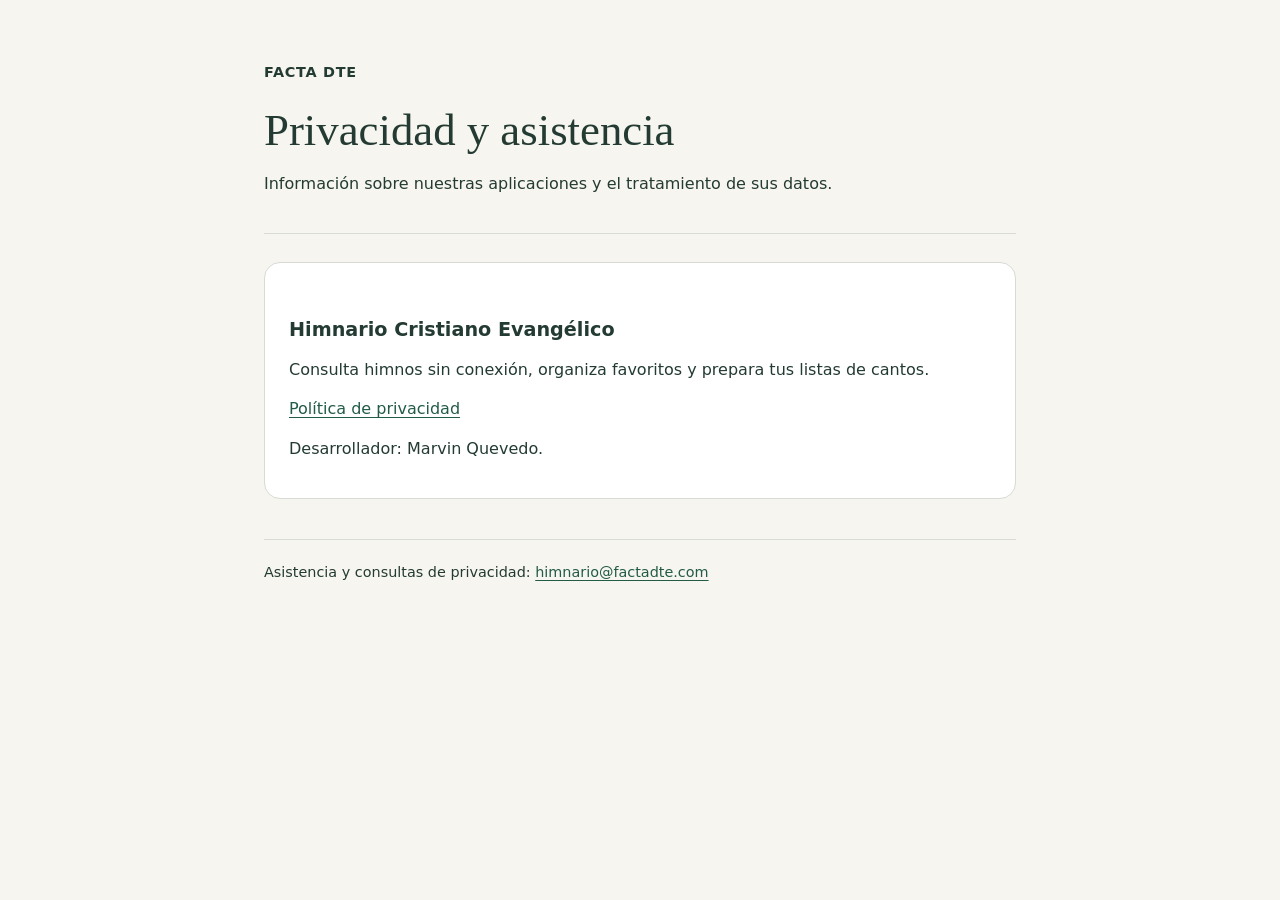
<file: index.html>
<!doctype html>
<html lang="es">
<head>
  <meta charset="utf-8">
  <meta name="viewport" content="width=device-width,initial-scale=1">
  <meta name="description" content="Información de privacidad y asistencia de las aplicaciones publicadas por Facta DTE y Marvin Quevedo.">
  <title>Privacidad y asistencia · Facta DTE</title>
  <link rel="stylesheet" href="styles.css">
</head>
<body>
<main>
  <header><p class="brand">FACTA DTE</p><h1>Privacidad y asistencia</h1><p>Información sobre nuestras aplicaciones y el tratamiento de sus datos.</p></header>
  <section class="card" aria-labelledby="hymnal-title">
    <h2 id="hymnal-title">Himnario Cristiano Evangélico</h2>
    <p>Consulta himnos sin conexión, organiza favoritos y prepara tus listas de cantos.</p>
    <p><a href="himnario/privacidad/">Política de privacidad</a></p>
    <p>Desarrollador: Marvin Quevedo.</p>
  </section>
  <footer><address>Asistencia y consultas de privacidad: <a href="mailto:himnario@factadte.com">himnario@factadte.com</a></address></footer>
</main>
</body>
</html>
</file>
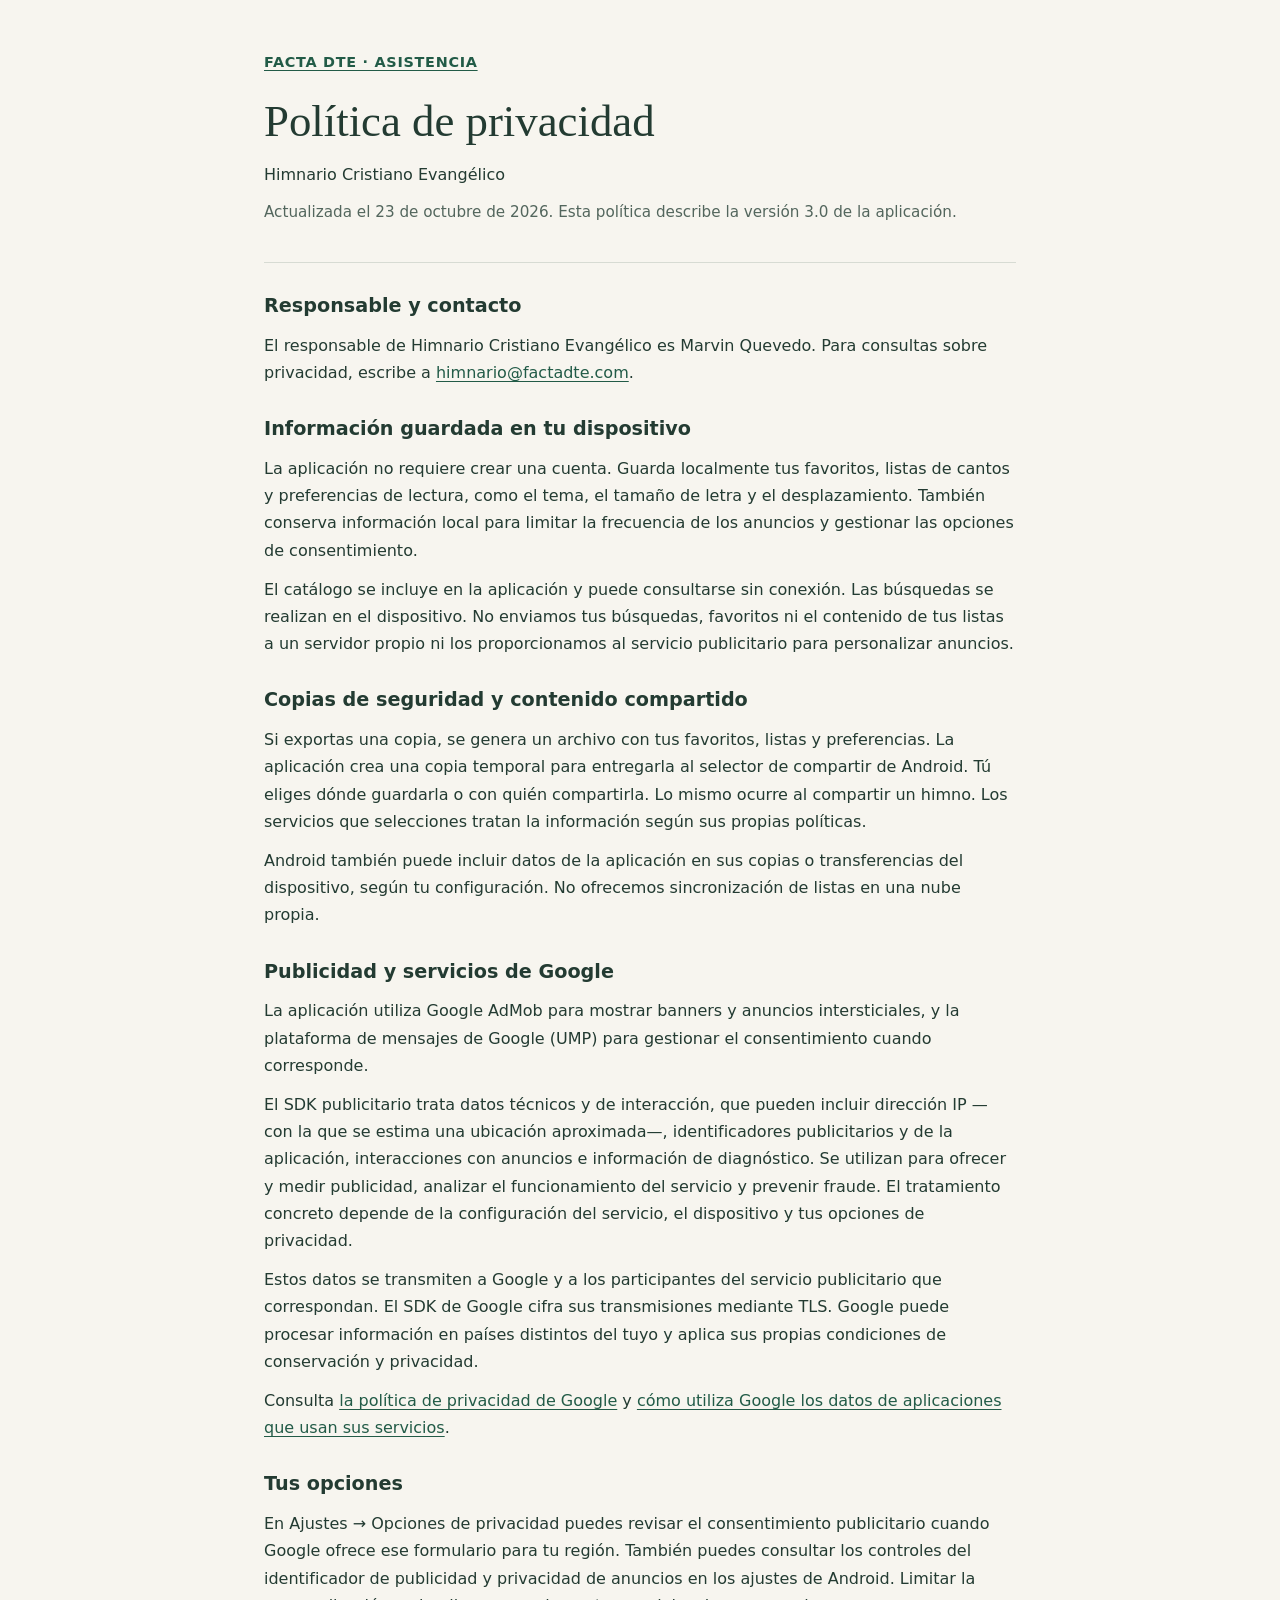
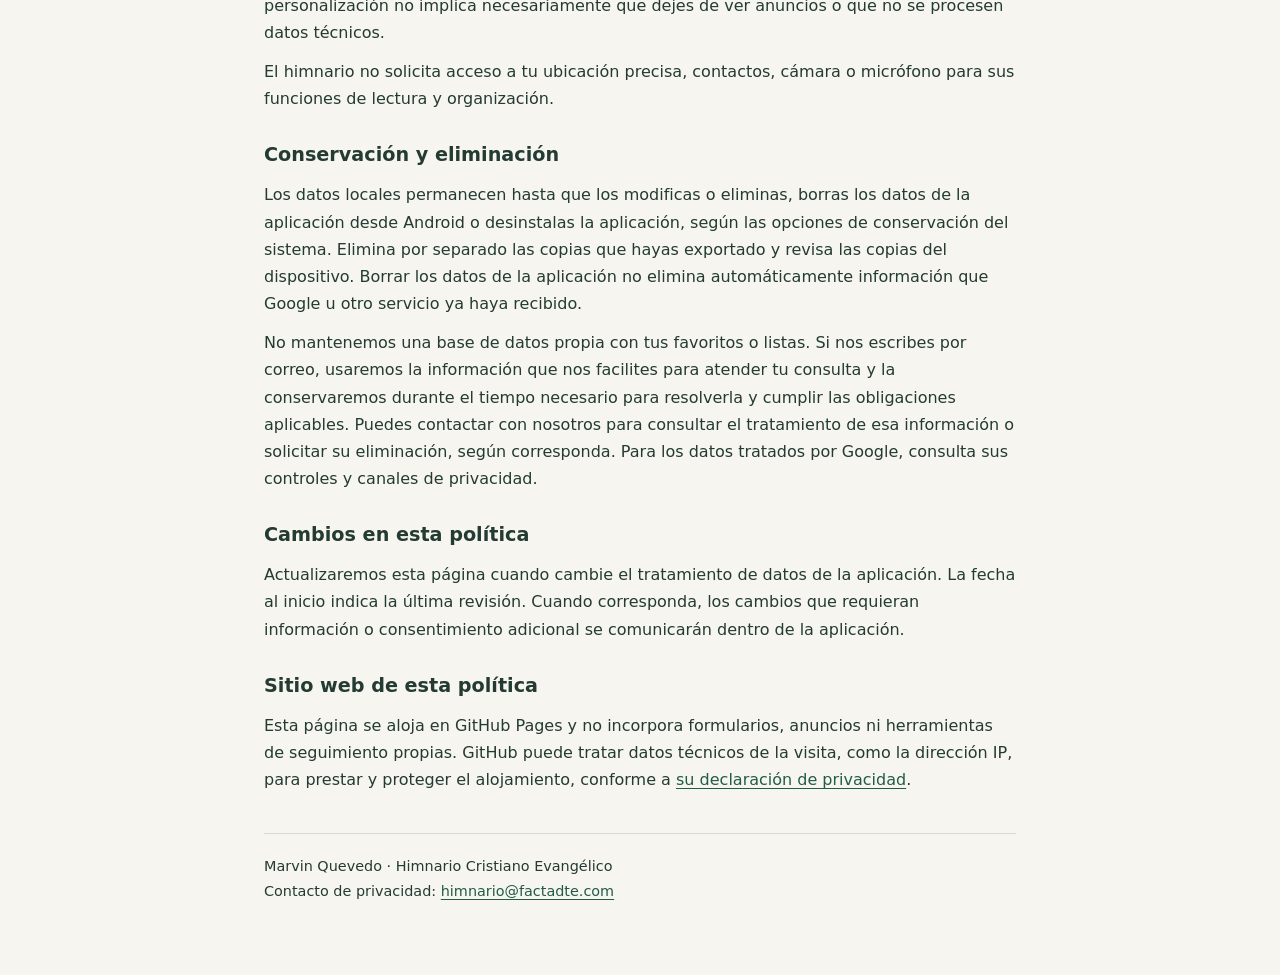
<file: himnario/privacidad/index.html>
<!doctype html>
<html lang="es">
<head>
  <meta charset="utf-8">
  <meta name="viewport" content="width=device-width,initial-scale=1">
  <meta name="description" content="Política de privacidad de Himnario Cristiano Evangélico: datos locales, copias de seguridad y publicidad de Google AdMob.">
  <title>Política de privacidad · Himnario Cristiano Evangélico</title>
  <link rel="stylesheet" href="../../styles.css">
</head>
<body>
<main>
  <header>
    <a class="brand" href="../../">FACTA DTE · ASISTENCIA</a>
    <h1>Política de privacidad</h1>
    <p>Himnario Cristiano Evangélico</p>
    <p class="muted">Actualizada el 23 de octubre de 2026. Esta política describe la versión 3.0 de la aplicación.</p>
  </header>
  <section aria-labelledby="responsible-title">
    <h2 id="responsible-title">Responsable y contacto</h2>
    <p>El responsable de Himnario Cristiano Evangélico es Marvin Quevedo. Para consultas sobre privacidad, escribe a <a href="mailto:himnario@factadte.com">himnario@factadte.com</a>.</p>
  </section>
  <section aria-labelledby="local-title">
    <h2 id="local-title">Información guardada en tu dispositivo</h2>
    <p>La aplicación no requiere crear una cuenta. Guarda localmente tus favoritos, listas de cantos y preferencias de lectura, como el tema, el tamaño de letra y el desplazamiento. También conserva información local para limitar la frecuencia de los anuncios y gestionar las opciones de consentimiento.</p>
    <p>El catálogo se incluye en la aplicación y puede consultarse sin conexión. Las búsquedas se realizan en el dispositivo. No enviamos tus búsquedas, favoritos ni el contenido de tus listas a un servidor propio ni los proporcionamos al servicio publicitario para personalizar anuncios.</p>
  </section>
  <section aria-labelledby="backup-title">
    <h2 id="backup-title">Copias de seguridad y contenido compartido</h2>
    <p>Si exportas una copia, se genera un archivo con tus favoritos, listas y preferencias. La aplicación crea una copia temporal para entregarla al selector de compartir de Android. Tú eliges dónde guardarla o con quién compartirla. Lo mismo ocurre al compartir un himno. Los servicios que selecciones tratan la información según sus propias políticas.</p>
    <p>Android también puede incluir datos de la aplicación en sus copias o transferencias del dispositivo, según tu configuración. No ofrecemos sincronización de listas en una nube propia.</p>
  </section>
  <section aria-labelledby="ads-title">
    <h2 id="ads-title">Publicidad y servicios de Google</h2>
    <p>La aplicación utiliza Google AdMob para mostrar banners y anuncios intersticiales, y la plataforma de mensajes de Google (UMP) para gestionar el consentimiento cuando corresponde.</p>
    <p>El SDK publicitario trata datos técnicos y de interacción, que pueden incluir dirección IP —con la que se estima una ubicación aproximada—, identificadores publicitarios y de la aplicación, interacciones con anuncios e información de diagnóstico. Se utilizan para ofrecer y medir publicidad, analizar el funcionamiento del servicio y prevenir fraude. El tratamiento concreto depende de la configuración del servicio, el dispositivo y tus opciones de privacidad.</p>
    <p>Estos datos se transmiten a Google y a los participantes del servicio publicitario que correspondan. El SDK de Google cifra sus transmisiones mediante TLS. Google puede procesar información en países distintos del tuyo y aplica sus propias condiciones de conservación y privacidad.</p>
    <p>Consulta <a href="https://policies.google.com/privacy?hl=es">la política de privacidad de Google</a> y <a href="https://policies.google.com/technologies/partner-sites?hl=es">cómo utiliza Google los datos de aplicaciones que usan sus servicios</a>.</p>
  </section>
  <section aria-labelledby="choices-title">
    <h2 id="choices-title">Tus opciones</h2>
    <p>En Ajustes → Opciones de privacidad puedes revisar el consentimiento publicitario cuando Google ofrece ese formulario para tu región. También puedes consultar los controles del identificador de publicidad y privacidad de anuncios en los ajustes de Android. Limitar la personalización no implica necesariamente que dejes de ver anuncios o que no se procesen datos técnicos.</p>
    <p>El himnario no solicita acceso a tu ubicación precisa, contactos, cámara o micrófono para sus funciones de lectura y organización.</p>
  </section>
  <section aria-labelledby="retention-title">
    <h2 id="retention-title">Conservación y eliminación</h2>
    <p>Los datos locales permanecen hasta que los modificas o eliminas, borras los datos de la aplicación desde Android o desinstalas la aplicación, según las opciones de conservación del sistema. Elimina por separado las copias que hayas exportado y revisa las copias del dispositivo. Borrar los datos de la aplicación no elimina automáticamente información que Google u otro servicio ya haya recibido.</p>
    <p>No mantenemos una base de datos propia con tus favoritos o listas. Si nos escribes por correo, usaremos la información que nos facilites para atender tu consulta y la conservaremos durante el tiempo necesario para resolverla y cumplir las obligaciones aplicables. Puedes contactar con nosotros para consultar el tratamiento de esa información o solicitar su eliminación, según corresponda. Para los datos tratados por Google, consulta sus controles y canales de privacidad.</p>
  </section>
  <section aria-labelledby="updates-title">
    <h2 id="updates-title">Cambios en esta política</h2>
    <p>Actualizaremos esta página cuando cambie el tratamiento de datos de la aplicación. La fecha al inicio indica la última revisión. Cuando corresponda, los cambios que requieran información o consentimiento adicional se comunicarán dentro de la aplicación.</p>
  </section>
  <section aria-labelledby="hosting-title">
    <h2 id="hosting-title">Sitio web de esta política</h2>
    <p>Esta página se aloja en GitHub Pages y no incorpora formularios, anuncios ni herramientas de seguimiento propias. GitHub puede tratar datos técnicos de la visita, como la dirección IP, para prestar y proteger el alojamiento, conforme a <a href="https://docs.github.com/es/site-policy/privacy-policies/github-general-privacy-statement">su declaración de privacidad</a>.</p>
  </section>
  <footer><address>Marvin Quevedo · Himnario Cristiano Evangélico<br>Contacto de privacidad: <a href="mailto:himnario@factadte.com">himnario@factadte.com</a></address></footer>
</main>
</body>
</html>
</file>
<file: styles.css>
:root{font-family:system-ui,-apple-system,BlinkMacSystemFont,"Segoe UI",sans-serif;color:#233b32;background:#f7f5ef;line-height:1.7;color-scheme:light}
*{box-sizing:border-box}body{margin:0}main{max-width:800px;margin:auto;padding:48px 24px 72px}a{color:#225b47;text-underline-offset:3px}a:hover{color:#123c2d}a:focus-visible{outline:3px solid #a87923;outline-offset:4px}header{border-bottom:1px solid #d7dbd3;padding-bottom:24px;margin-bottom:28px}.brand{font-weight:600;font-size:.9rem;letter-spacing:.05em}h1{font-family:Georgia,serif;font-size:clamp(2rem,6vw,2.8rem);line-height:1.2;margin:20px 0 12px;font-weight:500}h2{font-size:1.2rem;line-height:1.4;margin:30px 0 10px}p,ul{margin:12px 0}li{margin:7px 0}.muted{color:#53665d;font-size:.95rem}.card{background:#fff;border:1px solid #d7dbd3;border-radius:16px;padding:24px;margin:24px 0}footer{border-top:1px solid #d7dbd3;margin-top:40px;padding-top:20px;font-size:.9rem;overflow-wrap:anywhere}address{font-style:normal} @media print{body{background:white}main{max-width:none;padding:0}a{color:inherit}h2{break-after:avoid}}
</file>
